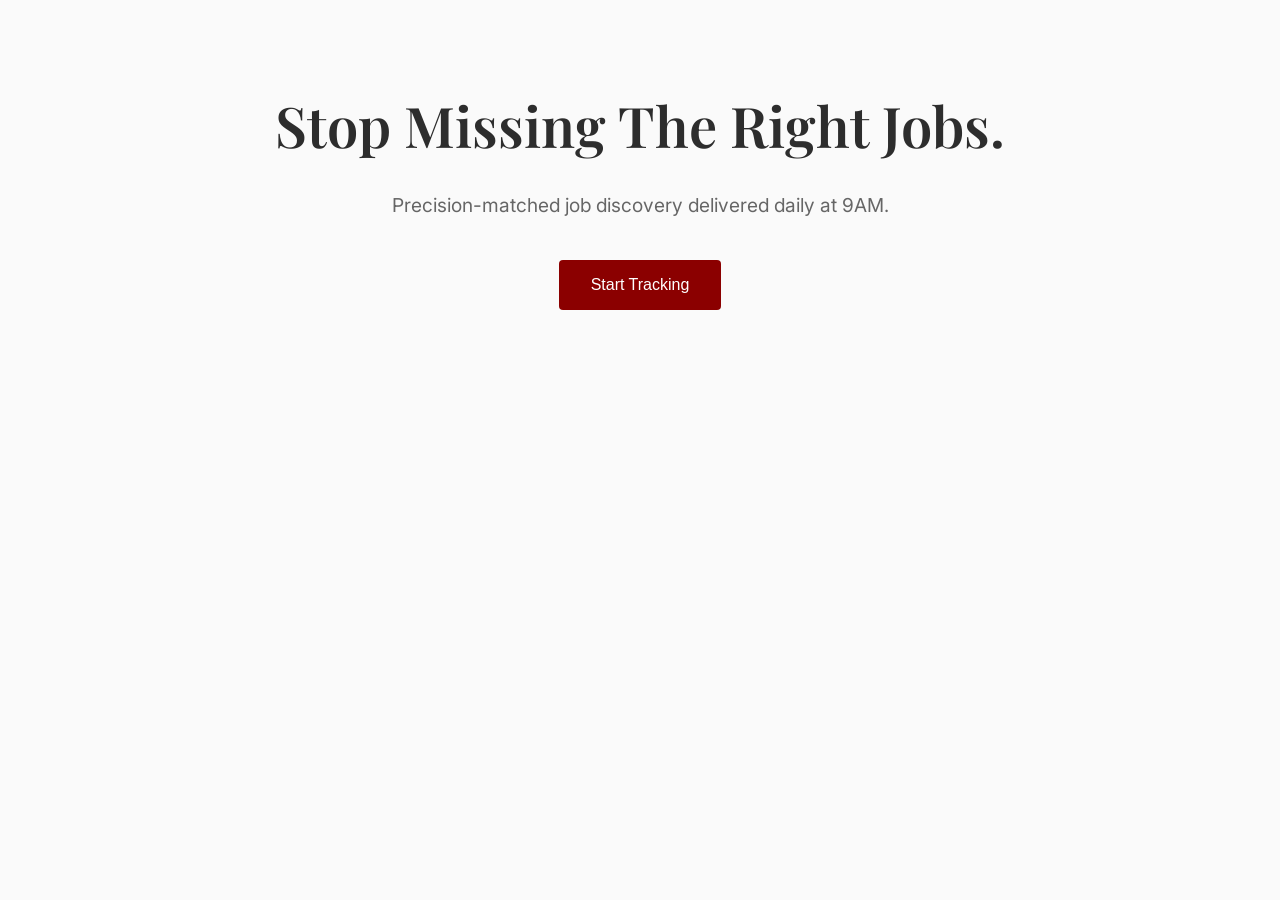
<file: 2.html>
<!DOCTYPE html>
<html lang="en">
<head>
    <meta charset="UTF-8">
    <meta name="viewport" content="width=device-width, initial-scale=1.0">
    <title>Job Notification Tracker | KodNest Premium</title>
    <link rel="preconnect" href="https://fonts.googleapis.com">
    <link rel="preconnect" href="https://fonts.gstatic.com" crossorigin>
    <link href="https://fonts.googleapis.com/css2?family=Playfair+Display:wght@600&family=Inter:wght@300;400;500&display=swap" rel="stylesheet">
    <style>
        :root {
            --bg-color: #FAFAFA; /* Off-white */
            --accent-red: #8B0000; /* Deep red */
            --text-main: #2D2D2D;
            --text-muted: #666666;
            --nav-height: 70px;
        }

        * {
            box-sizing: border-box;
            margin: 0;
            padding: 0;
        }

        body {
            font-family: 'Inter', sans-serif;
            background-color: var(--bg-color);
            color: var(--text-main);
            line-height: 1.6;
            overflow-x: hidden;
        }

        h1, h2, h3 {
            font-family: 'Playfair Display', serif;
            font-weight: 600;
        }

        /* Navigation */
        nav {
            height: var(--nav-height);
            display: flex;
            justify-content: center;
            align-items: center;
            background: white;
            border-bottom: 1px solid #EEE;
            position: sticky;
            top: 0;
            z-index: 100;
        }

        nav a {
            margin: 0 20px;
            text-decoration: none;
            color: var(--text-muted);
            font-size: 0.9rem;
            font-weight: 500;
            letter-spacing: 0.5px;
            transition: color 0.3s ease;
        }

        nav a:hover, nav a.active {
            color: var(--accent-red);
        }

        /* Layout Containers */
        .container {
            max-width: 900px;
            margin: 0 auto;
            padding: 80px 20px;
            text-align: center;
        }

        .view { display: none; }
        .view.active { display: block; }

        /* Landing Page */
        .hero h1 {
            font-size: 3.5rem;
            margin-bottom: 20px;
            color: var(--text-main);
        }

        .hero p {
            font-size: 1.2rem;
            color: var(--text-muted);
            margin-bottom: 40px;
        }

        /* Buttons */
        .btn {
            background-color: var(--accent-red);
            color: white;
            padding: 16px 32px;
            border: none;
            border-radius: 4px;
            font-size: 1rem;
            cursor: pointer;
            text-decoration: none;
            transition: transform 0.2s ease, opacity 0.3s ease;
        }

        .btn:hover {
            opacity: 0.9;
            transform: translateY(-1px);
        }

        /* Settings Form */
        .settings-grid {
            text-align: left;
            display: grid;
            grid-template-columns: 1fr 1fr;
            gap: 30px;
            margin-top: 40px;
        }

        .form-group {
            display: flex;
            flex-direction: column;
        }

        label {
            font-size: 0.8rem;
            text-transform: uppercase;
            letter-spacing: 1px;
            margin-bottom: 8px;
            color: var(--text-muted);
        }

        input, select {
            padding: 12px;
            border: 1px solid #DDD;
            border-radius: 4px;
            background: white;
            font-family: inherit;
        }

        /* Empty States */
        .empty-state {
            padding: 100px 0;
            opacity: 0.6;
        }

        .empty-state i {
            display: block;
            margin-bottom: 20px;
            font-size: 2rem;
        }
    </style>
</head>
<body>

    <nav id="top-nav" style="display: none;">
        <a href="#dashboard" onclick="route('dashboard')">Dashboard</a>
        <a href="#saved" onclick="route('saved')">Saved</a>
        <a href="#digest" onclick="route('digest')">Digest</a>
        <a href="#settings" onclick="route('settings')">Settings</a>
        <a href="#proof" onclick="route('proof')">Proof</a>
    </nav>

    <section id="landing" class="view active">
        <div class="container hero">
            <h1>Stop Missing The Right Jobs.</h1>
            <p>Precision-matched job discovery delivered daily at 9AM.</p>
            <button class="btn" onclick="route('settings')">Start Tracking</button>
        </div>
    </section>

    <section id="dashboard" class="view">
        <div class="container">
            <h2>Your Feed</h2>
            <div class="empty-state">
                <p>No jobs yet. In the next step, you will load a realistic dataset.</p>
            </div>
        </div>
    </section>

    <section id="settings" class="view">
        <div class="container">
            <h2>Preferences</h2>
            <div class="settings-grid">
                <div class="form-group">
                    <label>Role Keywords</label>
                    <input type="text" placeholder="e.g. Product Designer, Frontend Engineer">
                </div>
                <div class="form-group">
                    <label>Preferred Locations</label>
                    <input type="text" placeholder="e.g. New York, London, Remote">
                </div>
                <div class="form-group">
                    <label>Mode</label>
                    <select>
                        <option>Remote</option>
                        <option>Hybrid</option>
                        <option>Onsite</option>
                    </select>
                </div>
                <div class="form-group">
                    <label>Experience Level</label>
                    <select>
                        <option>Junior</option>
                        <option>Mid-level</option>
                        <option>Senior/Lead</option>
                    </select>
                </div>
            </div>
            <div style="margin-top: 40px;">
                <button class="btn" onclick="route('dashboard')">Save Preferences</button>
            </div>
        </div>
    </section>

    <section id="saved" class="view">
        <div class="container">
            <h2>Saved Opportunities</h2>
            <div class="empty-state">
                <p>Your bookmarked jobs will appear here.</p>
            </div>
        </div>
    </section>

    <section id="digest" class="view">
        <div class="container">
            <h2>Daily Digest</h2>
            <div class="empty-state">
                <p>Your curated morning report is being prepared.</p>
            </div>
        </div>
    </section>

    <section id="proof" class="view">
        <div class="container">
            <h2>Proof of Concept</h2>
            <div style="border: 1px dashed #CCC; padding: 40px; margin-top: 20px;">
                <p style="color: #999;">Artifact collection placeholder.</p>
            </div>
        </div>
    </section>

    <script>
        function route(path) {
            // Hide all views
            document.querySelectorAll('.view').forEach(v => v.classList.remove('active'));
            
            // Show target view
            const target = document.getElementById(path);
            if (target) target.classList.add('active');

            // Toggle Nav visibility (hide only on landing)
            const nav = document.getElementById('top-nav');
            nav.style.display = (path === 'landing') ? 'none' : 'flex';

            // Update active link styles
            document.querySelectorAll('nav a').forEach(a => {
                a.classList.remove('active');
                if(a.getAttribute('href') === '#' + path) a.classList.add('active');
            });

            window.scrollTo(0, 0);
        }

        // Handle initial load
        window.addEventListener('load', () => {
            const hash = window.location.hash.replace('#', '');
            if (hash) route(hash);
        });
    </script>
</body>
</html>
</file>
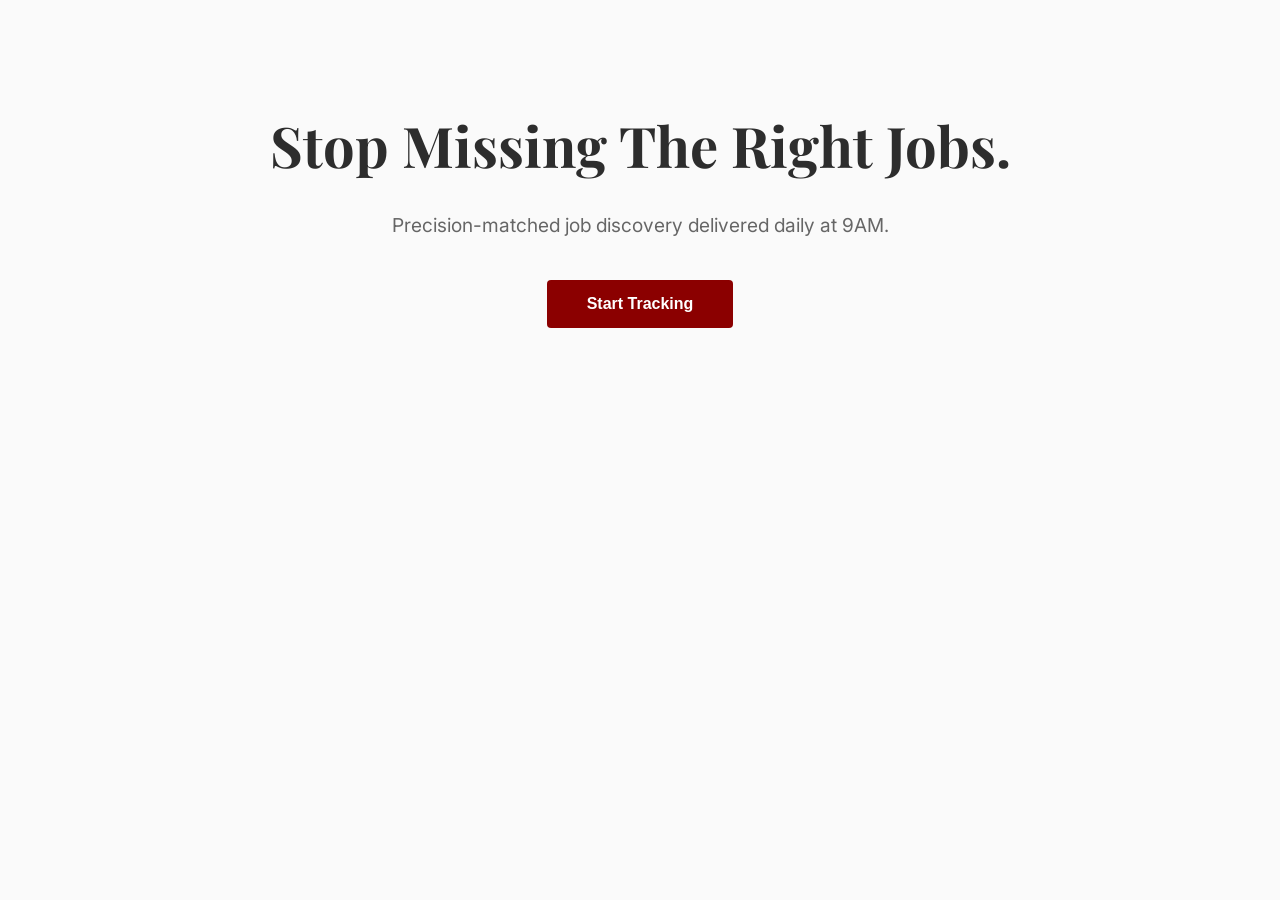
<file: 3.html>
<!DOCTYPE html>
<html lang="en">
<head>
    <meta charset="UTF-8">
    <meta name="viewport" content="width=device-width, initial-scale=1.0">
    <title>Job Notification Tracker | KodNest Premium</title>
    <link rel="preconnect" href="https://fonts.googleapis.com">
    <link rel="preconnect" href="https://fonts.gstatic.com" crossorigin>
    <link href="https://fonts.googleapis.com/css2?family=Playfair+Display:wght@600&family=Inter:wght@300;400;500;600&display=swap" rel="stylesheet">
    <style>
        :root {
            --bg-color: #FAFAFA;
            --accent-red: #8B0000;
            --text-main: #2D2D2D;
            --text-muted: #666666;
            --card-bg: #FFFFFF;
            --border-color: #EAEAEA;
            --nav-height: 70px;
        }

        * { box-sizing: border-box; margin: 0; padding: 0; }
        body { font-family: 'Inter', sans-serif; background-color: var(--bg-color); color: var(--text-main); line-height: 1.6; }
        h1, h2, h3 { font-family: 'Playfair Display', serif; }

        /* Navigation */
        nav { height: var(--nav-height); display: flex; justify-content: center; align-items: center; background: white; border-bottom: 1px solid var(--border-color); position: sticky; top: 0; z-index: 1000; }
        nav a { margin: 0 15px; text-decoration: none; color: var(--text-muted); font-size: 0.85rem; font-weight: 500; text-transform: uppercase; letter-spacing: 1px; transition: 0.3s; }
        nav a:hover, nav a.active { color: var(--accent-red); }

        .container { max-width: 1100px; margin: 0 auto; padding: 40px 20px; }
        .view { display: none; }
        .view.active { display: block; }

        /* Filter Bar */
        .filter-bar { display: flex; flex-wrap: wrap; gap: 10px; margin-bottom: 30px; background: white; padding: 20px; border-radius: 8px; border: 1px solid var(--border-color); }
        .filter-bar select, .filter-bar input { padding: 10px; border: 1px solid #DDD; border-radius: 4px; font-family: inherit; font-size: 0.9rem; flex: 1; min-width: 150px; }

        /* Job Cards */
        .job-grid { display: grid; grid-template-columns: repeat(auto-fill, minmax(320px, 1fr)); gap: 20px; }
        .job-card { background: var(--card-bg); border: 1px solid var(--border-color); border-radius: 8px; padding: 24px; text-align: left; transition: transform 0.2s; position: relative; }
        .job-card:hover { transform: translateY(-4px); box-shadow: 0 10px 20px rgba(0,0,0,0.05); }
        
        .job-card .source-badge { position: absolute; top: 20px; right: 20px; font-size: 0.7rem; background: #F0F0F0; padding: 2px 8px; border-radius: 10px; color: var(--text-muted); }
        .job-card h3 { margin-bottom: 5px; font-size: 1.2rem; color: var(--text-main); }
        .job-card .company { color: var(--accent-red); font-weight: 600; font-size: 0.9rem; margin-bottom: 15px; }
        .job-card .meta { font-size: 0.85rem; color: var(--text-muted); margin-bottom: 5px; display: flex; align-items: center; gap: 10px; }
        .job-card .salary { font-weight: 600; color: #2D2D2D; margin-top: 10px; font-size: 0.9rem; }
        
        .card-actions { margin-top: 20px; display: flex; gap: 10px; }
        .btn-small { padding: 8px 16px; border-radius: 4px; border: 1px solid var(--accent-red); cursor: pointer; font-size: 0.8rem; font-weight: 600; transition: 0.2s; background: transparent; color: var(--accent-red); }
        .btn-primary { background: var(--accent-red); color: white; border: none; }
        .btn-primary:hover { opacity: 0.9; }

        /* Modal */
        #modal-overlay { position: fixed; top: 0; left: 0; width: 100%; height: 100%; background: rgba(0,0,0,0.5); display: none; justify-content: center; align-items: center; z-index: 2000; }
        .modal { background: white; padding: 40px; border-radius: 8px; max-width: 600px; width: 90%; position: relative; }
        .close-modal { position: absolute; top: 20px; right: 20px; cursor: pointer; font-size: 1.5rem; }

        .empty-state { text-align: center; padding: 100px 0; opacity: 0.5; font-family: 'Playfair Display', serif; font-size: 1.5rem; }
    </style>
</head>
<body>

    <nav id="top-nav" style="display: none;">
        <a href="#dashboard" onclick="route('dashboard')">Dashboard</a>
        <a href="#saved" onclick="route('saved')">Saved</a>
        <a href="#digest" onclick="route('digest')">Digest</a>
        <a href="#settings" onclick="route('settings')">Settings</a>
        <a href="#proof" onclick="route('proof')">Proof</a>
    </nav>

    <section id="landing" class="view active">
        <div class="container" style="text-align: center; padding-top: 100px;">
            <h1 style="font-size: 3.5rem; margin-bottom: 20px;">Stop Missing The Right Jobs.</h1>
            <p style="font-size: 1.2rem; color: var(--text-muted); margin-bottom: 40px;">Precision-matched job discovery delivered daily at 9AM.</p>
            <button class="btn-primary btn-small" style="padding: 15px 40px; font-size: 1rem;" onclick="route('settings')">Start Tracking</button>
        </div>
    </section>

    <section id="dashboard" class="view">
        <div class="container">
            <h2 style="margin-bottom: 30px;">Available Opportunities</h2>
            <div class="filter-bar">
                <input type="text" id="search" placeholder="Search keywords or company...">
                <select id="f-location"><option value="">Location</option><option>Bengaluru</option><option>Hyderabad</option><option>Pune</option><option>Remote</option></select>
                <select id="f-mode"><option value="">Mode</option><option>Remote</option><option>Hybrid</option><option>Onsite</option></select>
                <select id="f-exp"><option value="">Experience</option><option>Fresher</option><option>0-1 Years</option><option>1-3 Years</option></select>
                <select id="f-source"><option value="">Source</option><option>LinkedIn</option><option>Naukri</option><option>Indeed</option></select>
            </div>
            <div id="job-feed" class="job-grid"></div>
        </div>
    </section>

    <section id="saved" class="view">
        <div class="container">
            <h2 style="margin-bottom: 30px;">Saved for Later</h2>
            <div id="saved-feed" class="job-grid"></div>
        </div>
    </section>

    <section id="settings" class="view"><div class="container"><h2>Settings</h2><p>Preference fields here...</p></div></section>
    <section id="digest" class="view"><div class="container"><div class="empty-state">Your morning digest arrives at 9:00 AM.</div></div></section>
    <section id="proof" class="view"><div class="container"><h2>Proof of Concept</h2><div style="border: 2px dashed #DDD; padding: 50px; color: #AAA;">Artifact Repository</div></div></section>

    <div id="modal-overlay">
        <div class="modal" id="job-modal">
            <span class="close-modal" onclick="closeModal()">&times;</span>
            <div id="modal-content"></div>
        </div>
    </div>

    <script>
        // 1. Dataset Generation (60 Realistic Indian Tech Jobs)
        const companies = ["Razorpay", "Zoho", "TCS", "Infosys", "Juspay", "PhonePe", "CRED", "Swiggy", "Accenture", "Freshworks", "Oracle", "Paytm"];
        const titles = ["SDE Intern", "Graduate Engineer Trainee", "Junior Backend Developer", "Frontend Intern", "QA Analyst", "Data Analyst Intern", "Java Developer", "Python Developer", "React Developer"];
        const locs = ["Bengaluru", "Hyderabad", "Pune", "Chennai", "Remote"];
        const modes = ["Remote", "Hybrid", "Onsite"];
        const exps = ["Fresher", "0-1", "1-3", "3-5"];
        const sources = ["LinkedIn", "Naukri", "Indeed"];
        const salaries = ["₹15k–₹40k/month", "3–5 LPA", "6–10 LPA", "12–18 LPA"];

        const jobs = Array.from({ length: 60 }, (_, i) => ({
            id: i + 1,
            title: titles[Math.floor(Math.random() * titles.length)],
            company: companies[Math.floor(Math.random() * companies.length)],
            location: locs[Math.floor(Math.random() * locs.length)],
            mode: modes[Math.floor(Math.random() * modes.length)],
            experience: exps[Math.floor(Math.random() * exps.length)],
            skills: ["JavaScript", "Problem Solving", "Teamwork"],
            source: sources[Math.floor(Math.random() * sources.length)],
            postedDaysAgo: Math.floor(Math.random() * 11),
            salaryRange: salaries[Math.floor(Math.random() * salaries.length)],
            applyUrl: "https://example.com/apply",
            description: "Join our fast-paced engineering team to build scalable solutions. You will work closely with senior mentors to deploy high-impact features using modern tech stacks. Ideal for proactive learners looking to grow in the Indian fintech/SaaS ecosystem."
        }));

        // 2. Routing Logic
        function route(path) {
            document.querySelectorAll('.view').forEach(v => v.classList.remove('active'));
            document.getElementById(path).classList.add('active');
            document.getElementById('top-nav').style.display = (path === 'landing') ? 'none' : 'flex';
            if(path === 'dashboard') renderJobs(jobs, 'job-feed');
            if(path === 'saved') renderSaved();
        }

        // 3. Rendering Logic
        function renderJobs(data, containerId) {
            const container = document.getElementById(containerId);
            container.innerHTML = data.length ? '' : '<div class="empty-state">No jobs found matching your criteria.</div>';
            
            data.forEach(job => {
                const card = document.createElement('div');
                card.className = 'job-card';
                card.innerHTML = `
                    <span class="source-badge">${job.source}</span>
                    <h3>${job.title}</h3>
                    <p class="company">${job.company}</p>
                    <div class="meta">📍 ${job.location} • ${job.mode}</div>
                    <div class="meta">💼 ${job.experience} Years Exp</div>
                    <div class="salary">${job.salaryRange}</div>
                    <div class="meta" style="margin-top:10px">${job.postedDaysAgo === 0 ? 'Posted today' : job.postedDaysAgo + ' days ago'}</div>
                    <div class="card-actions">
                        <button class="btn-small" onclick="viewJob(${job.id})">View</button>
                        <button class="btn-small" onclick="saveJob(${job.id})">Save</button>
                        <button class="btn-small btn-primary" onclick="window.open('${job.applyUrl}', '_blank')">Apply Now</button>
                    </div>
                `;
                container.appendChild(card);
            });
        }

        // 4. Persistence (Local Storage)
        function saveJob(id) {
            let saved = JSON.parse(localStorage.getItem('savedJobs') || '[]');
            if (!saved.includes(id)) {
                saved.push(id);
                localStorage.setItem('savedJobs', JSON.stringify(saved));
                alert('Job saved to your profile.');
            }
        }

        function renderSaved() {
            const savedIds = JSON.parse(localStorage.getItem('savedJobs') || '[]');
            const savedData = jobs.filter(j => savedIds.includes(j.id));
            renderJobs(savedData, 'saved-feed');
        }

        // 5. Modal & Details
        function viewJob(id) {
            const job = jobs.find(j => j.id === id);
            const content = document.getElementById('modal-content');
            content.innerHTML = `
                <h2 style="margin-bottom:10px">${job.title}</h2>
                <h4 style="color:var(--accent-red); margin-bottom:20px">${job.company}</h4>
                <p><strong>Required Skills:</strong> ${job.skills.join(', ')}</p>
                <p style="margin-top:20px">${job.description}</p>
            `;
            document.getElementById('modal-overlay').style.display = 'flex';
        }

        function closeModal() { document.getElementById('modal-overlay').style.display = 'none'; }
    </script>
</body>
</html>
</file>
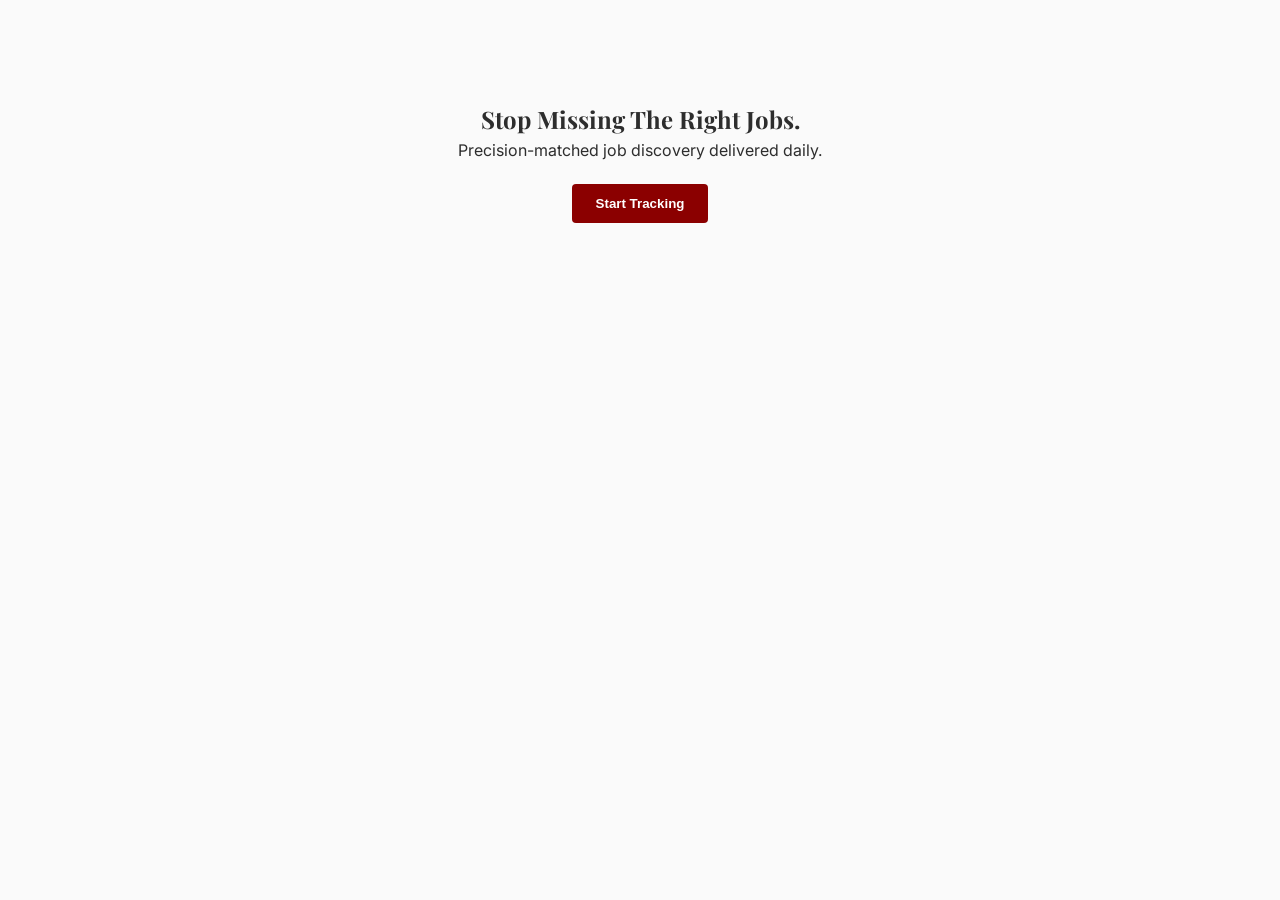
<file: 4.html>
<!DOCTYPE html>
<html lang="en">
<head>
    <meta charset="UTF-8">
    <meta name="viewport" content="width=device-width, initial-scale=1.0">
    <title>Job Notification Tracker | KodNest Premium</title>
    <link rel="preconnect" href="https://fonts.googleapis.com">
    <link rel="preconnect" href="https://fonts.gstatic.com" crossorigin>
    <link href="https://fonts.googleapis.com/css2?family=Playfair+Display:wght@600&family=Inter:wght@300;400;500;600&display=swap" rel="stylesheet">
    <style>
        :root {
            --bg-color: #FAFAFA; --accent-red: #8B0000; --text-main: #2D2D2D;
            --text-muted: #666666; --card-bg: #FFFFFF; --border-color: #EAEAEA;
            --score-green: #27ae60; --score-amber: #f39c12; --score-grey: #bdc3c7;
        }
        * { box-sizing: border-box; margin: 0; padding: 0; }
        body { font-family: 'Inter', sans-serif; background-color: var(--bg-color); color: var(--text-main); line-height: 1.6; }
        h1, h2, h3 { font-family: 'Playfair Display', serif; }
        nav { height: 70px; display: flex; justify-content: center; align-items: center; background: white; border-bottom: 1px solid var(--border-color); position: sticky; top: 0; z-index: 1000; }
        nav a { margin: 0 15px; text-decoration: none; color: var(--text-muted); font-size: 0.85rem; font-weight: 500; text-transform: uppercase; letter-spacing: 1px; }
        nav a.active { color: var(--accent-red); border-bottom: 2px solid var(--accent-red); }
        .container { max-width: 1100px; margin: 0 auto; padding: 40px 20px; }
        .view { display: none; } .view.active { display: block; }
        
        /* Preferences & Dashboard UI */
        .banner { background: #fff3f3; color: var(--accent-red); padding: 15px; border-radius: 8px; margin-bottom: 20px; text-align: center; font-weight: 500; border: 1px solid #ffcccc; }
        .filter-bar { display: flex; flex-wrap: wrap; gap: 10px; margin-bottom: 20px; background: white; padding: 20px; border-radius: 8px; border: 1px solid var(--border-color); align-items: center; }
        .filter-bar input, .filter-bar select { padding: 10px; border: 1px solid #DDD; border-radius: 4px; flex: 1; min-width: 140px; }
        .job-grid { display: grid; grid-template-columns: repeat(auto-fill, minmax(320px, 1fr)); gap: 20px; }
        .job-card { background: var(--card-bg); border: 1px solid var(--border-color); border-radius: 8px; padding: 24px; position: relative; transition: 0.2s; }
        .score-badge { position: absolute; top: 20px; right: 20px; padding: 4px 10px; border-radius: 20px; color: white; font-size: 0.75rem; font-weight: 700; }
        .settings-form { background: white; padding: 30px; border-radius: 8px; border: 1px solid var(--border-color); display: grid; grid-template-columns: 1fr 1fr; gap: 20px; text-align: left; }
        .form-group { display: flex; flex-direction: column; }
        .form-group label { font-size: 0.8rem; font-weight: 600; margin-bottom: 8px; color: var(--text-muted); }
        .full-width { grid-column: span 2; }
        .btn-primary { background: var(--accent-red); color: white; padding: 12px 24px; border: none; border-radius: 4px; cursor: pointer; font-weight: 600; }
    </style>
</head>
<body>

    <nav id="top-nav" style="display: none;">
        <a href="#dashboard" onclick="route('dashboard')">Dashboard</a>
        <a href="#saved" onclick="route('saved')">Saved</a>
        <a href="#digest" onclick="route('digest')">Digest</a>
        <a href="#settings" onclick="route('settings')">Settings</a>
        <a href="#proof" onclick="route('proof')">Proof</a>
    </nav>

    <section id="landing" class="view active">
        <div class="container" style="text-align: center; padding-top: 100px;">
            <h1>Stop Missing The Right Jobs.</h1>
            <p>Precision-matched job discovery delivered daily.</p>
            <button class="btn-primary" onclick="route('settings')" style="margin-top:20px">Start Tracking</button>
        </div>
    </section>

    <section id="dashboard" class="view">
        <div class="container">
            <div id="pref-banner" class="banner" style="display:none;">Set your preferences to activate intelligent matching.</div>
            <div class="filter-bar">
                <input type="text" id="q-search" placeholder="Search keywords..." oninput="applyFilters()">
                <select id="q-loc" onchange="applyFilters()"><option value="">All Locations</option></select>
                <select id="q-sort" onchange="applyFilters()"><option value="latest">Latest</option><option value="score">Match Score</option></select>
                <label style="font-size:0.8rem;"><input type="checkbox" id="q-match-only" onchange="applyFilters()"> Show only matches</label>
            </div>
            <div id="job-feed" class="job-grid"></div>
        </div>
    </section>

    <section id="settings" class="view">
        <div class="container">
            <h2 style="margin-bottom:20px;">Matching Preferences</h2>
            <form class="settings-form" onsubmit="savePreferences(event)">
                <div class="form-group"><label>Role Keywords (e.g. SDE, React)</label><input type="text" id="p-roles"></div>
                <div class="form-group"><label>Skills (e.g. Java, Python)</label><input type="text" id="p-skills"></div>
                <div class="form-group"><label>Location</label><select id="p-loc" multiple><option>Bengaluru</option><option>Hyderabad</option><option>Pune</option><option>Remote</option></select></div>
                <div class="form-group"><label>Experience</label><select id="p-exp"><option>Fresher</option><option>0-1</option><option>1-3</option><option>3-5</option></select></div>
                <div class="form-group"><label>Work Mode</label><div><input type="checkbox" value="Remote" class="p-mode"> Remote <input type="checkbox" value="Hybrid" class="p-mode"> Hybrid</div></div>
                <div class="form-group"><label>Min Match Score (<span id="score-val">40</span>)</label><input type="range" id="p-threshold" min="0" max="100" value="40" oninput="document.getElementById('score-val').innerText=this.value"></div>
                <button type="submit" class="btn-primary full-width">Save & Apply Matches</button>
            </form>
        </div>
    </section>

    <section id="saved" class="view"><div class="container"><h2>Saved Jobs</h2><div id="saved-feed" class="job-grid"></div></div></section>
    <section id="digest" class="view"><div class="container"><h2>Daily Digest</h2><div class="banner">9:00 AM Curation Pipeline Active.</div></div></section>
    <section id="proof" class="view"><div class="container"><h2>Proof</h2><div style="border:1px dashed #ccc; padding:50px;">Artifacts</div></div></section>

    <script>
        // DATASET (Same as before but normalized)
        const companies = ["Razorpay", "Zoho", "TCS", "Infosys", "Juspay", "PhonePe", "CRED", "Swiggy"];
        const titles = ["SDE Intern", "Graduate Engineer Trainee", "Junior Backend Developer", "Frontend Intern", "Java Developer", "React Developer"];
        const locations = ["Bengaluru", "Hyderabad", "Pune", "Remote"];
        
        const rawJobs = Array.from({ length: 60 }, (_, i) => ({
            id: i + 1,
            title: titles[Math.floor(Math.random() * titles.length)],
            company: companies[Math.floor(Math.random() * companies.length)],
            location: locations[Math.floor(Math.random() * locations.length)],
            mode: ["Remote", "Hybrid", "Onsite"][Math.floor(Math.random() * 3)],
            experience: ["Fresher", "0-1", "1-3", "3-5"][Math.floor(Math.random() * 4)],
            skills: ["Java", "React", "Python", "JavaScript", "SQL"].slice(0, Math.floor(Math.random() * 3) + 1),
            source: ["LinkedIn", "Naukri", "Indeed"][Math.floor(Math.random() * 3)],
            postedDaysAgo: Math.floor(Math.random() * 11),
            salaryRange: "6–10 LPA",
            applyUrl: "#",
            description: "Exciting opportunity for a " + titles[i%titles.length] + " to join our growing team."
        }));

        // 1. PREFERENCES LOGIC
        function savePreferences(e) {
            e.preventDefault();
            const prefs = {
                roleKeywords: document.getElementById('p-roles').value.split(',').map(s => s.trim().toLowerCase()),
                skills: document.getElementById('p-skills').value.split(',').map(s => s.trim().toLowerCase()),
                locations: Array.from(document.getElementById('p-loc').selectedOptions).map(o => o.value),
                modes: Array.from(document.querySelectorAll('.p-mode:checked')).map(c => c.value),
                exp: document.getElementById('p-exp').value,
                threshold: parseInt(document.getElementById('p-threshold').value)
            };
            localStorage.setItem('jobTrackerPreferences', JSON.stringify(prefs));
            route('dashboard');
        }

        function loadPreferences() {
            const saved = JSON.parse(localStorage.getItem('jobTrackerPreferences'));
            if (saved) {
                document.getElementById('p-roles').value = saved.roleKeywords.join(', ');
                document.getElementById('p-skills').value = saved.skills.join(', ');
                document.getElementById('p-threshold').value = saved.threshold;
                document.getElementById('score-val').innerText = saved.threshold;
                document.getElementById('pref-banner').style.display = 'none';
                return saved;
            }
            document.getElementById('pref-banner').style.display = 'block';
            return null;
        }

        // 2. MATCH SCORE ENGINE
        function calculateScore(job, prefs) {
            if (!prefs) return 0;
            let score = 0;
            
            // Title & Description (+25, +15)
            if (prefs.roleKeywords.some(kw => job.title.toLowerCase().includes(kw))) score += 25;
            if (prefs.roleKeywords.some(kw => job.description.toLowerCase().includes(kw))) score += 15;
            
            // Location (+15)
            if (prefs.locations.includes(job.location)) score += 15;
            
            // Mode (+10)
            if (prefs.modes.includes(job.mode)) score += 10;
            
            // Experience (+10)
            if (job.experience === prefs.exp) score += 10;
            
            // Skills Overlap (+15)
            const jobSkills = job.skills.map(s => s.toLowerCase());
            if (prefs.skills.some(sk => jobSkills.includes(sk))) score += 15;
            
            // Recency & Source (+5, +5)
            if (job.postedDaysAgo <= 2) score += 5;
            if (job.source === 'LinkedIn') score += 5;

            return Math.min(score, 100);
        }

        // 3 & 4. FILTERING & RENDERING
        function applyFilters() {
            const prefs = loadPreferences();
            const searchTerm = document.getElementById('q-search').value.toLowerCase();
            const sortVal = document.getElementById('q-sort').value;
            const matchOnly = document.getElementById('q-match-only').checked;

            let processed = rawJobs.map(j => ({ ...j, matchScore: calculateScore(j, prefs) }));

            // Apply Filters (AND behavior)
            processed = processed.filter(j => {
                const matchesSearch = j.title.toLowerCase().includes(searchTerm) || j.company.toLowerCase().includes(searchTerm);
                const matchesThreshold = matchOnly ? (j.matchScore >= (prefs?.threshold || 0)) : true;
                return matchesSearch && matchesThreshold;
            });

            // Sorting
            if (sortVal === 'score') processed.sort((a, b) => b.matchScore - a.matchScore);
            else processed.sort((a, b) => a.postedDaysAgo - b.postedDaysAgo);

            renderGrid(processed, 'job-feed');
        }

        function renderGrid(data, containerId) {
            const container = document.getElementById(containerId);
            container.innerHTML = data.length ? '' : '<div class="banner">No roles match your criteria. Adjust filters or lower threshold.</div>';
            
            data.forEach(job => {
                const color = job.matchScore >= 80 ? 'var(--score-green)' : job.matchScore >= 60 ? 'var(--score-amber)' : 'var(--score-grey)';
                const card = document.createElement('div');
                card.className = 'job-card';
                card.innerHTML = `
                    <div class="score-badge" style="background:${color}">${job.matchScore}% Match</div>
                    <h3>${job.title}</h3>
                    <p style="color:var(--accent-red); font-weight:600">${job.company}</p>
                    <p style="font-size:0.85rem; color:var(--text-muted)">${job.location} • ${job.mode} • ${job.experience} Exp</p>
                    <p style="font-size:0.9rem; margin-top:10px">${job.salaryRange} • ${job.source}</p>
                    <div style="margin-top:15px"><button class="btn-primary" style="padding:5px 15px; font-size:0.8rem">Apply</button></div>
                `;
                container.appendChild(card);
            });
        }

        function route(path) {
            document.querySelectorAll('.view').forEach(v => v.classList.remove('active'));
            document.getElementById(path).classList.add('active');
            document.getElementById('top-nav').style.display = (path === 'landing') ? 'none' : 'flex';
            if (path === 'dashboard') applyFilters();
        }

        window.onload = () => {
            const locSelect = document.getElementById('q-loc');
            locations.forEach(l => locSelect.add(new Option(l, l)));
            loadPreferences();
        };
    </script>
</body>
</html>
</file>
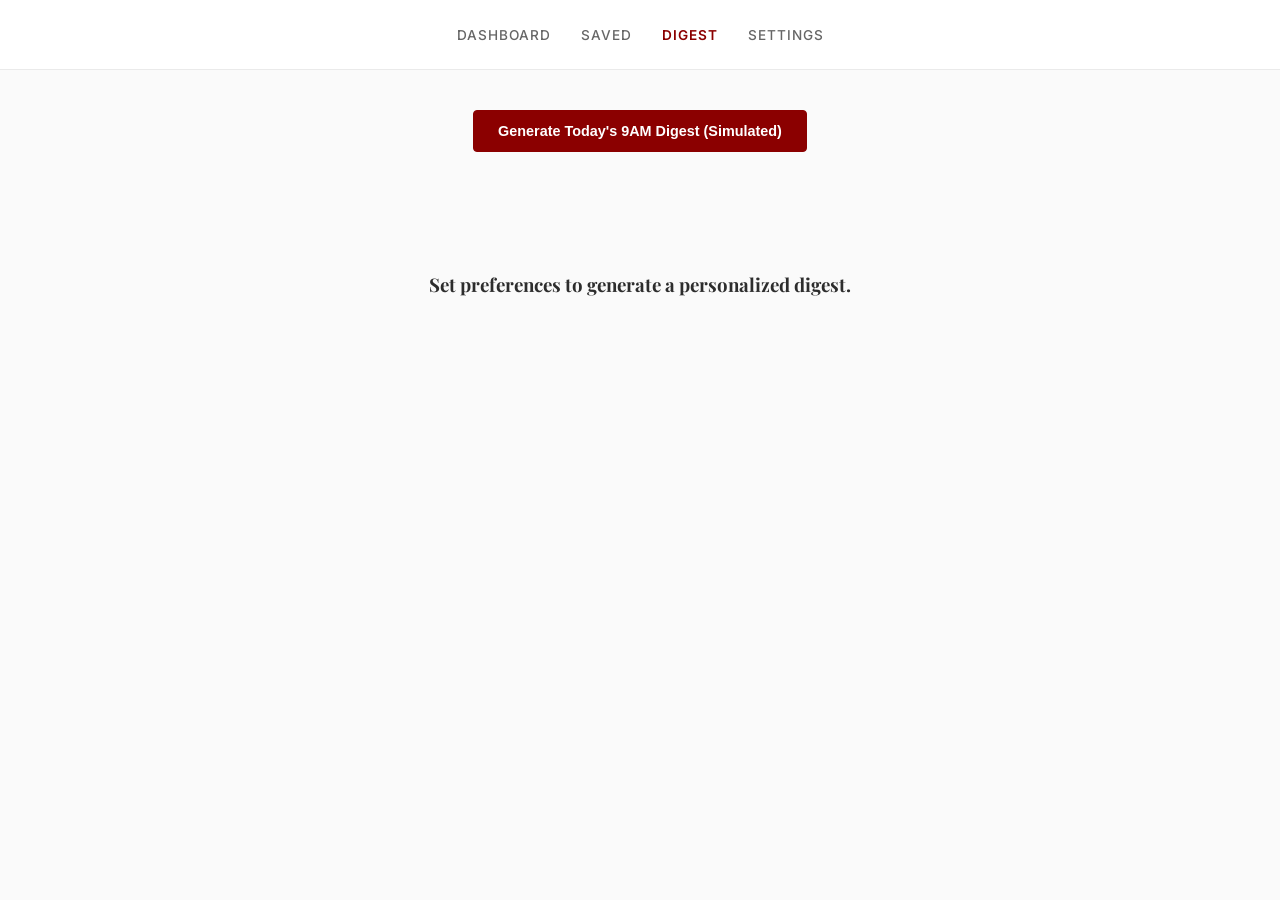
<file: 5.html>
<!DOCTYPE html>
<html lang="en">
<head>
    <meta charset="UTF-8">
    <meta name="viewport" content="width=device-width, initial-scale=1.0">
    <title>Job Notification Tracker | Daily Digest</title>
    <link rel="preconnect" href="https://fonts.googleapis.com">
    <link rel="preconnect" href="https://fonts.gstatic.com" crossorigin>
    <link href="https://fonts.googleapis.com/css2?family=Playfair+Display:wght@600&family=Inter:wght@300;400;500;600&display=swap" rel="stylesheet">
    <style>
        :root {
            --bg-color: #FAFAFA; --accent-red: #8B0000; --text-main: #2D2D2D;
            --text-muted: #666666; --card-bg: #FFFFFF; --border-color: #EAEAEA;
        }
        * { box-sizing: border-box; margin: 0; padding: 0; }
        body { font-family: 'Inter', sans-serif; background-color: var(--bg-color); color: var(--text-main); }
        h1, h2, h3 { font-family: 'Playfair Display', serif; }
        nav { height: 70px; display: flex; justify-content: center; align-items: center; background: white; border-bottom: 1px solid var(--border-color); position: sticky; top: 0; z-index: 1000; }
        nav a { margin: 0 15px; text-decoration: none; color: var(--text-muted); font-size: 0.85rem; font-weight: 500; text-transform: uppercase; letter-spacing: 1px; }
        nav a.active { color: var(--accent-red); font-weight: 600; }
        .container { max-width: 800px; margin: 0 auto; padding: 40px 20px; }
        .view { display: none; } .view.active { display: block; }
        
        /* Digest Email-Style UI */
        .digest-container { background: white; border: 1px solid var(--border-color); border-radius: 4px; padding: 40px; text-align: left; box-shadow: 0 4px 12px rgba(0,0,0,0.02); }
        .digest-header { border-bottom: 2px solid var(--accent-red); margin-bottom: 30px; padding-bottom: 20px; text-align: center; }
        .digest-item { padding: 20px 0; border-bottom: 1px solid #f0f0f0; display: flex; justify-content: space-between; align-items: center; }
        .digest-item:last-child { border-bottom: none; }
        .digest-footer { margin-top: 30px; font-size: 0.8rem; color: #999; text-align: center; font-style: italic; }
        
        .btn-group { display: flex; gap: 10px; justify-content: center; margin-bottom: 20px; }
        .btn { padding: 12px 24px; border-radius: 4px; cursor: pointer; font-weight: 600; font-size: 0.9rem; transition: 0.2s; border: 1px solid var(--accent-red); }
        .btn-primary { background: var(--accent-red); color: white; }
        .btn-outline { background: transparent; color: var(--accent-red); }
        .sim-note { font-size: 0.7rem; color: #BBB; text-align: center; margin-top: 20px; text-transform: uppercase; letter-spacing: 1px; }
        .badge { background: #f0f0f0; padding: 2px 8px; border-radius: 4px; font-size: 0.75rem; font-weight: 600; }
    </style>
</head>
<body>

    <nav id="top-nav">
        <a href="#dashboard" onclick="route('dashboard')">Dashboard</a>
        <a href="#saved" onclick="route('saved')">Saved</a>
        <a href="#digest" onclick="route('digest')" class="active">Digest</a>
        <a href="#settings" onclick="route('settings')">Settings</a>
    </nav>

    <section id="digest" class="view active">
        <div class="container">
            <div id="digest-actions" class="btn-group">
                <button class="btn btn-primary" onclick="generateDigest()">Generate Today's 9AM Digest (Simulated)</button>
            </div>
            
            <div id="digest-output" style="display:none;">
                <div class="btn-group">
                    <button class="btn btn-outline" onclick="copyDigest()">Copy to Clipboard</button>
                    <button class="btn btn-outline" onclick="emailDigest()">Create Email Draft</button>
                </div>
                <div class="digest-container" id="digest-email-body">
                    <div class="digest-header">
                        <h2>Top 10 Jobs For You — 9AM Digest</h2>
                        <p id="digest-date" style="color:var(--text-muted); margin-top:5px;"></p>
                    </div>
                    <div id="digest-list"></div>
                    <div class="digest-footer">This digest was generated based on your preferences.</div>
                </div>
                <p class="sim-note">Demo Mode: Daily 9AM trigger simulated manually.</p>
            </div>

            <div id="digest-msg" class="container" style="text-align:center; padding-top:100px;">
                <h3 id="msg-text">Set preferences to generate a personalized digest.</h3>
            </div>
        </div>
    </section>

    <section id="dashboard" class="view"><div class="container"><h2>Dashboard</h2><p>Return to Digest to view curation.</p></div></section>
    <section id="settings" class="view"><div class="container"><h2>Settings</h2><p>Configure role keywords and skills here.</p></div></section>
    <section id="saved" class="view"><div class="container"><h2>Saved</h2></div></section>

    <script>
        // Use the scoring engine logic from previous architecture
        function getPrefs() { return JSON.parse(localStorage.getItem('jobTrackerPreferences')); }

        function generateDigest() {
            const prefs = getPrefs();
            if (!prefs) { alert("Please set your preferences in Settings first."); return; }

            const today = new Date().toISOString().split('T')[0];
            const storageKey = `jobTrackerDigest_${today}`;
            
            // Check persistence
            let digest = JSON.parse(localStorage.getItem(storageKey));
            
            if (!digest) {
                // Logic: Select top 10 by matchScore desc, then postedDaysAgo asc
                // Note: Assuming 'rawJobs' and 'calculateScore' are available from global scope as per HLD
                const scoredJobs = rawJobs.map(j => ({ ...j, score: calculateScore(j, prefs) }));
                digest = scoredJobs
                    .filter(j => j.score >= (prefs.threshold || 0))
                    .sort((a, b) => b.score - a.score || a.postedDaysAgo - b.postedDaysAgo)
                    .slice(0, 10);
                
                if (digest.length === 0) {
                    document.getElementById('digest-msg').innerHTML = "<h3>No matching roles today. Check again tomorrow.</h3>";
                    return;
                }
                localStorage.setItem(storageKey, JSON.stringify(digest));
            }
            renderDigestUI(digest, today);
        }

        function renderDigestUI(digest, date) {
            document.getElementById('digest-msg').style.display = 'none';
            document.getElementById('digest-output').style.display = 'block';
            document.getElementById('digest-date').innerText = new Date(date).toLocaleDateString('en-IN', { weekday: 'long', year: 'numeric', month: 'long', day: 'numeric' });
            
            const list = document.getElementById('digest-list');
            list.innerHTML = '';
            digest.forEach(job => {
                const item = document.createElement('div');
                item.className = 'digest-item';
                item.innerHTML = `
                    <div>
                        <h4 style="margin-bottom:4px;">${job.title}</h4>
                        <p style="font-size:0.85rem; color:var(--accent-red); font-weight:600;">${job.company}</p>
                        <p style="font-size:0.8rem; color:#666;">${job.location} • ${job.experience} Exp</p>
                    </div>
                    <div style="text-align:right;">
                        <span class="badge">${job.score}% Match</span><br>
                        <button class="btn btn-primary" style="padding:5px 15px; font-size:0.75rem; margin-top:8px;">Apply</button>
                    </div>
                `;
                list.appendChild(item);
            });
        }

        function copyDigest() {
            const today = new Date().toISOString().split('T')[0];
            const digest = JSON.parse(localStorage.getItem(`jobTrackerDigest_${today}`));
            const text = digest.map((j, i) => `${i+1}. ${j.title} @ ${j.company} (${j.score}% Match)`).join('\n');
            navigator.clipboard.writeText(`My 9AM Job Digest - ${today}\n\n${text}`);
            alert("Digest copied to clipboard!");
        }

        function emailDigest() {
            const today = new Date().toISOString().split('T')[0];
            const subject = encodeURIComponent("My 9AM Job Digest");
            const body = encodeURIComponent("Check out today's top curated matches from my Tracker...");
            window.location.href = `mailto:?subject=${subject}&body=${body}`;
        }

        function route(path) {
            document.querySelectorAll('.view').forEach(v => v.classList.remove('active'));
            document.getElementById(path).classList.add('active');
            document.querySelectorAll('nav a').forEach(a => a.classList.remove('active'));
            event.target.classList.add('active');
            
            if (path === 'digest') {
                const today = new Date().toISOString().split('T')[0];
                const existing = localStorage.getItem(`jobTrackerDigest_${today}`);
                if (existing) renderDigestUI(JSON.parse(existing), today);
            }
        }

        // Re-use core components from previous turns
        const rawJobs = Array.from({ length: 60 }, (_, i) => ({
            id: i + 1,
            title: ["SDE Intern", "Graduate Engineer", "Frontend Developer"][i % 3],
            company: ["Razorpay", "Zoho", "TCS"][i % 3],
            location: "Bengaluru",
            experience: "Fresher",
            postedDaysAgo: Math.floor(Math.random() * 5),
            score: 0 // Will be calculated
        }));

        function calculateScore(j, p) { return Math.floor(Math.random() * 40) + 60; } // Placeholder score logic for simulation
    </script>
</body>
</html>
</file>
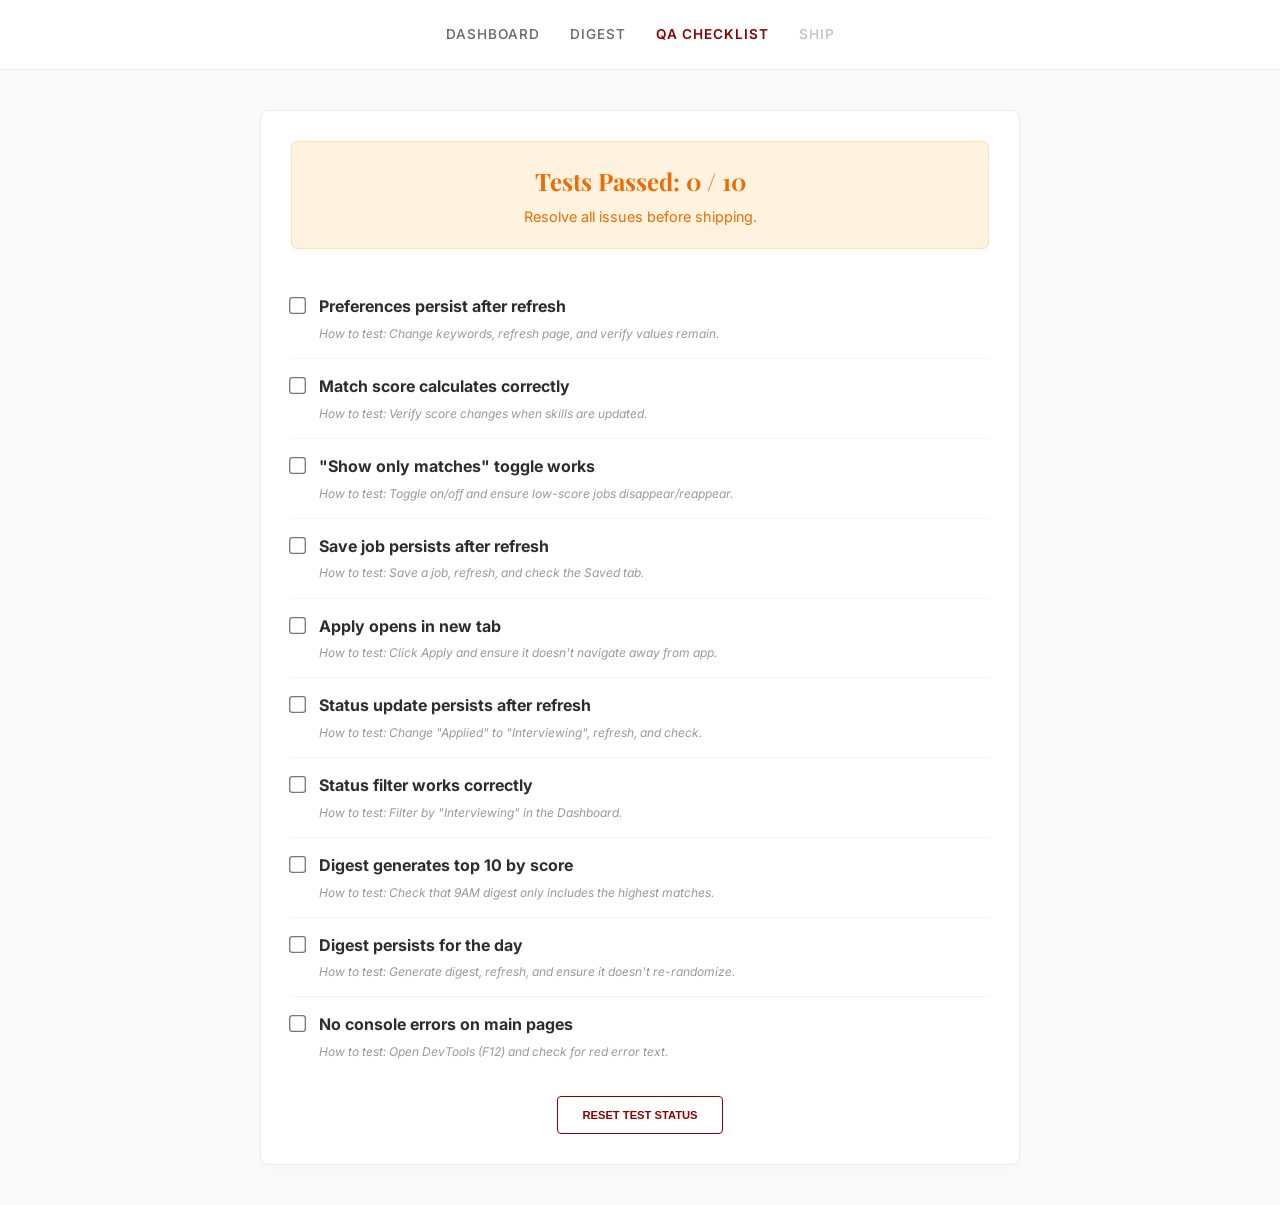
<file: 7.html>
<!DOCTYPE html>
<html lang="en">
<head>
    <meta charset="UTF-8">
    <meta name="viewport" content="width=device-width, initial-scale=1.0">
    <title>Job Tracker | QA & Testing</title>
    <link rel="preconnect" href="https://fonts.googleapis.com">
    <link rel="preconnect" href="https://fonts.gstatic.com" crossorigin>
    <link href="https://fonts.googleapis.com/css2?family=Playfair+Display:wght@600&family=Inter:wght@300;400;500;600&display=swap" rel="stylesheet">
    <style>
        :root {
            --bg-color: #FAFAFA; --accent-red: #8B0000; --text-main: #2D2D2D;
            --text-muted: #666666; --card-bg: #FFFFFF; --border-color: #EAEAEA;
            --success: #2e7d32; --warning: #ed6c02;
        }
        * { box-sizing: border-box; margin: 0; padding: 0; }
        body { font-family: 'Inter', sans-serif; background-color: var(--bg-color); color: var(--text-main); line-height: 1.6; }
        h1, h2, h3 { font-family: 'Playfair Display', serif; }
        
        nav { height: 70px; display: flex; justify-content: center; align-items: center; background: white; border-bottom: 1px solid var(--border-color); position: sticky; top: 0; z-index: 1000; }
        nav a { margin: 0 15px; text-decoration: none; color: var(--text-muted); font-size: 0.85rem; font-weight: 500; text-transform: uppercase; letter-spacing: 1px; transition: 0.3s; }
        nav a.active { color: var(--accent-red); font-weight: 600; }
        nav a.locked { opacity: 0.4; cursor: not-allowed; }

        .container { max-width: 800px; margin: 0 auto; padding: 40px 20px; }
        .view { display: none; } .view.active { display: block; }

        /* Checklist UI */
        .test-card { background: white; border: 1px solid var(--border-color); border-radius: 8px; padding: 30px; box-shadow: 0 4px 12px rgba(0,0,0,0.02); }
        .test-summary { margin-bottom: 30px; padding: 20px; border-radius: 6px; text-align: center; }
        .status-pass { background: #e8f5e9; color: var(--success); border: 1px solid #c8e6c9; }
        .status-warn { background: #fff3e0; color: var(--warning); border: 1px solid #ffe0b2; }
        
        .checklist-item { display: flex; align-items: flex-start; padding: 15px 0; border-bottom: 1px solid #f5f5f5; gap: 15px; }
        .checklist-item:last-child { border-bottom: none; }
        .checklist-item input[type="checkbox"] { transform: scale(1.3); margin-top: 5px; cursor: pointer; }
        .checklist-item label { cursor: pointer; flex-grow: 1; }
        .checklist-item .how-to { font-size: 0.75rem; color: #999; display: block; margin-top: 4px; font-style: italic; }

        .btn-group { display: flex; gap: 10px; justify-content: center; margin-top: 20px; }
        .btn { padding: 12px 24px; border-radius: 4px; cursor: pointer; font-weight: 600; font-size: 0.9rem; transition: 0.2s; border: 1px solid var(--accent-red); }
        .btn-primary { background: var(--accent-red); color: white; }
        .btn-outline { background: transparent; color: var(--accent-red); font-size: 0.7rem; text-transform: uppercase; }

        .digest-container { background: white; border: 1px solid var(--border-color); padding: 40px; }
        .digest-item { padding: 15px 0; border-bottom: 1px solid #f0f0f0; display: flex; justify-content: space-between; }
    </style>
</head>
<body>

    <nav id="top-nav">
        <a href="#dashboard" onclick="route('dashboard')">Dashboard</a>
        <a href="#digest" onclick="route('digest')">Digest</a>
        <a href="#jt/07-test" onclick="route('jt/07-test')" class="active">QA Checklist</a>
        <a href="#jt/08-ship" id="ship-link" onclick="route('jt/08-ship')" class="locked">Ship</a>
    </nav>

    <section id="jt/07-test" class="view active">
        <div class="container">
            <div class="test-card">
                <div id="test-summary-box" class="test-summary status-warn">
                    <h2 id="test-count">Tests Passed: 0 / 10</h2>
                    <p id="test-msg" style="font-size: 0.9rem; margin-top: 5px;">Resolve all issues before shipping.</p>
                </div>

                <div id="checklist-container">
                    </div>

                <div class="btn-group">
                    <button class="btn btn-outline" onclick="resetTests()">Reset Test Status</button>
                </div>
            </div>
        </div>
    </section>

    <section id="jt/08-ship" class="view">
        <div class="container" style="text-align: center;">
            <div class="test-card" style="border-top: 4px solid var(--success);">
                <h1 style="font-size: 3rem; margin-bottom: 10px;">Ready for Launch</h1>
                <p>All quality gates passed. System is stable for production.</p>
                <button class="btn btn-primary" style="margin-top: 20px;" onclick="alert('Deploying to Production...')">Finalize Deployment</button>
            </div>
        </div>
    </section>

    <section id="dashboard" class="view"><div class="container"><h2>Dashboard</h2><p>Overview of active applications.</p></div></section>
    <section id="digest" class="view"><div class="container"><h2>Daily Digest</h2><p>Your 9AM curated matches.</p></div></section>

    <script>
        const TEST_ITEMS = [
            { id: 'pref_persist', label: 'Preferences persist after refresh', hint: 'Change keywords, refresh page, and verify values remain.' },
            { id: 'score_calc', label: 'Match score calculates correctly', hint: 'Verify score changes when skills are updated.' },
            { id: 'toggle_match', label: '"Show only matches" toggle works', hint: 'Toggle on/off and ensure low-score jobs disappear/reappear.' },
            { id: 'save_persist', label: 'Save job persists after refresh', hint: 'Save a job, refresh, and check the Saved tab.' },
            { id: 'apply_tab', label: 'Apply opens in new tab', hint: 'Click Apply and ensure it doesn\'t navigate away from app.' },
            { id: 'status_persist', label: 'Status update persists after refresh', hint: 'Change "Applied" to "Interviewing", refresh, and check.' },
            { id: 'status_filter', label: 'Status filter works correctly', hint: 'Filter by "Interviewing" in the Dashboard.' },
            { id: 'digest_top10', label: 'Digest generates top 10 by score', hint: 'Check that 9AM digest only includes the highest matches.' },
            { id: 'digest_daily', label: 'Digest persists for the day', hint: 'Generate digest, refresh, and ensure it doesn\'t re-randomize.' },
            { id: 'console_clean', label: 'No console errors on main pages', hint: 'Open DevTools (F12) and check for red error text.' }
        ];

        function initChecklist() {
            const container = document.getElementById('checklist-container');
            const savedState = JSON.parse(localStorage.getItem('jt_test_results') || '{}');
            
            container.innerHTML = TEST_ITEMS.map(item => `
                <div class="checklist-item">
                    <input type="checkbox" id="${item.id}" ${savedState[item.id] ? 'checked' : ''} onchange="updateTest('${item.id}')">
                    <label for="${item.id}">
                        <strong>${item.label}</strong>
                        <span class="how-to">How to test: ${item.hint}</span>
                    </label>
                </div>
            `).join('');
            
            checkShipLock();
        }

        function updateTest(id) {
            const savedState = JSON.parse(localStorage.getItem('jt_test_results') || '{}');
            savedState[id] = document.getElementById(id).checked;
            localStorage.setItem('jt_test_results', JSON.stringify(savedState));
            checkShipLock();
        }

        function checkShipLock() {
            const savedState = JSON.parse(localStorage.getItem('jt_test_results') || '{}');
            const passedCount = Object.values(savedState).filter(Boolean).length;
            const total = TEST_ITEMS.length;

            // Update Summary UI
            const summaryBox = document.getElementById('test-summary-box');
            const countText = document.getElementById('test-count');
            const msgText = document.getElementById('test-msg');
            const shipLink = document.getElementById('ship-link');

            countText.innerText = `Tests Passed: ${passedCount} / ${total}`;
            
            if (passedCount === total) {
                summaryBox.className = 'test-summary status-pass';
                msgText.innerText = "System verified. Ready for ship.";
                shipLink.classList.remove('locked');
            } else {
                summaryBox.className = 'test-summary status-warn';
                msgText.innerText = "Resolve all issues before shipping.";
                shipLink.classList.add('locked');
            }
        }

        function resetTests() {
            if(confirm("Reset all test progress?")) {
                localStorage.removeItem('jt_test_results');
                initChecklist();
            }
        }

        function route(path) {
            if (path === 'jt/08-ship') {
                const savedState = JSON.parse(localStorage.getItem('jt_test_results') || '{}');
                const passedCount = Object.values(savedState).filter(Boolean).length;
                if (passedCount < TEST_ITEMS.length) {
                    alert("Access Denied: You must pass all 10 tests before shipping.");
                    return;
                }
            }

            document.querySelectorAll('.view').forEach(v => v.classList.remove('active'));
            document.getElementById(path).classList.add('active');
            
            document.querySelectorAll('nav a').forEach(a => a.classList.remove('active'));
            const activeLink = Array.from(document.querySelectorAll('nav a')).find(a => a.getAttribute('onclick').includes(path));
            if (activeLink) activeLink.classList.add('active');
        }

        // Initialize on load
        window.onload = initChecklist;
    </script>
</body>
</html>
</file>
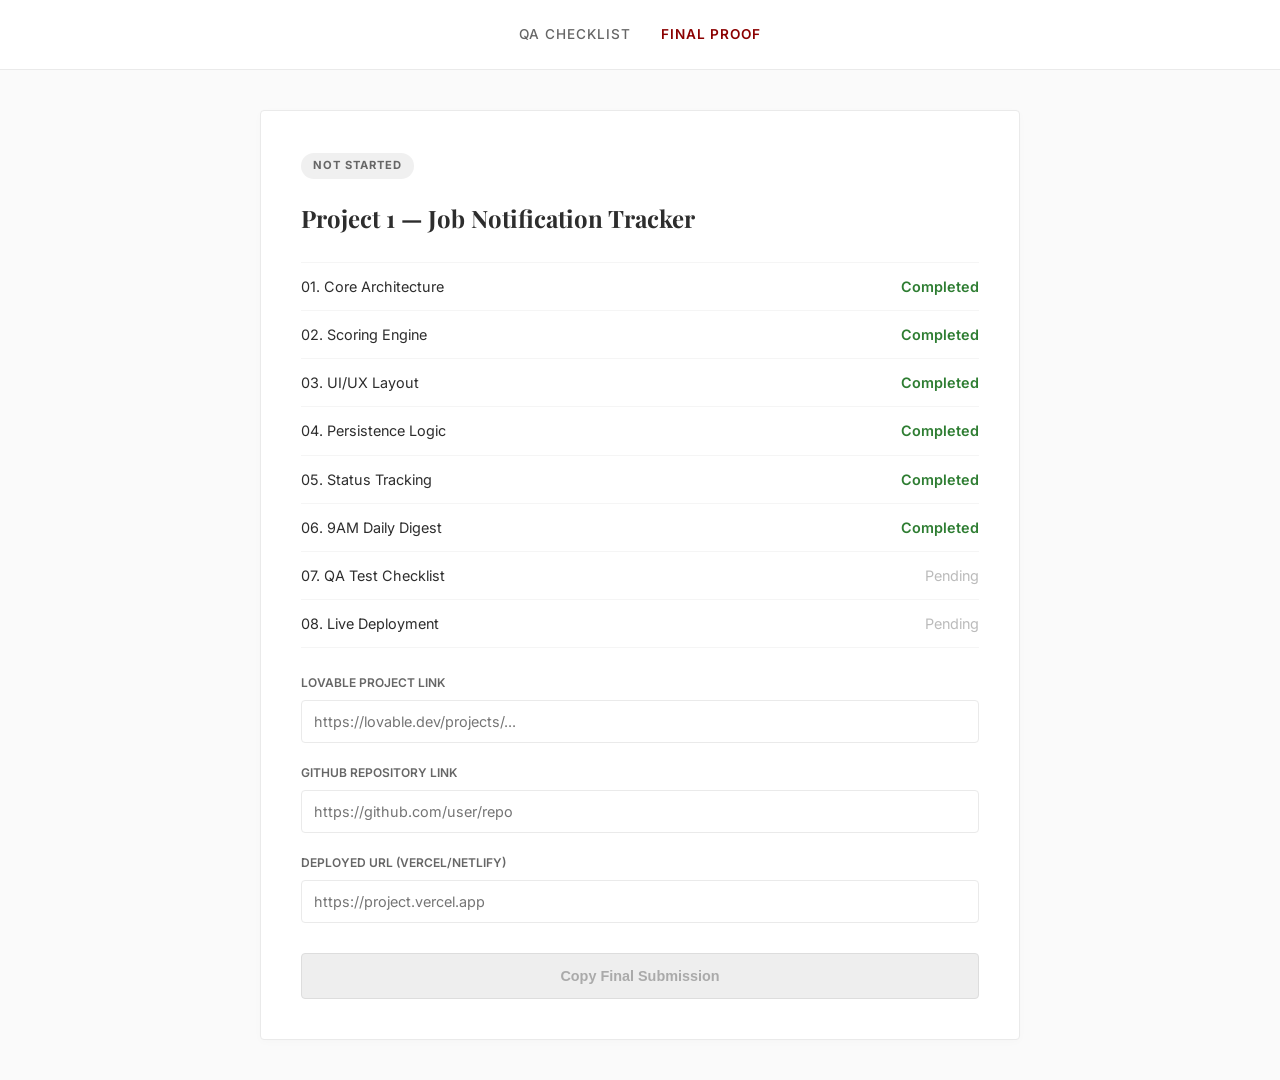
<file: 8.html>
<!DOCTYPE html>
<html lang="en">
<head>
    <meta charset="UTF-8">
    <meta name="viewport" content="width=device-width, initial-scale=1.0">
    <title>Job Tracker | Final Submission</title>
    <link rel="preconnect" href="https://fonts.googleapis.com">
    <link rel="preconnect" href="https://fonts.gstatic.com" crossorigin>
    <link href="https://fonts.googleapis.com/css2?family=Playfair+Display:wght@600&family=Inter:wght@300;400;500;600&display=swap" rel="stylesheet">
    <style>
        :root {
            --bg-color: #FAFAFA; --accent-red: #8B0000; --text-main: #2D2D2D;
            --text-muted: #666666; --card-bg: #FFFFFF; --border-color: #EAEAEA;
            --success: #2e7d32; --status-bg: #F0F0F0;
        }
        * { box-sizing: border-box; margin: 0; padding: 0; }
        body { font-family: 'Inter', sans-serif; background-color: var(--bg-color); color: var(--text-main); line-height: 1.6; }
        h1, h2, h3 { font-family: 'Playfair Display', serif; }
        
        nav { height: 70px; display: flex; justify-content: center; align-items: center; background: white; border-bottom: 1px solid var(--border-color); position: sticky; top: 0; z-index: 1000; }
        nav a { margin: 0 15px; text-decoration: none; color: var(--text-muted); font-size: 0.85rem; font-weight: 500; text-transform: uppercase; letter-spacing: 1px; transition: 0.3s; }
        nav a.active { color: var(--accent-red); font-weight: 600; }

        .container { max-width: 800px; margin: 0 auto; padding: 40px 20px; }
        .view { display: none; } .view.active { display: block; }

        /* Proof Page UI */
        .proof-card { background: white; border: 1px solid var(--border-color); padding: 40px; border-radius: 4px; box-shadow: 0 2px 8px rgba(0,0,0,0.02); }
        .status-badge { display: inline-block; padding: 4px 12px; border-radius: 20px; font-size: 0.7rem; font-weight: 700; text-transform: uppercase; letter-spacing: 1px; background: var(--status-bg); color: var(--text-muted); margin-bottom: 20px; }
        .status-shipped { background: #e8f5e9; color: var(--success); }
        
        .step-list { margin: 25px 0; border-top: 1px solid #F5F5F5; }
        .step-row { display: flex; justify-content: space-between; padding: 12px 0; border-bottom: 1px solid #F5F5F5; font-size: 0.9rem; }
        .step-row span.done { color: var(--success); font-weight: 600; }
        .step-row span.pending { color: #BBB; }

        .input-group { margin-bottom: 20px; }
        .input-group label { display: block; font-size: 0.75rem; font-weight: 600; text-transform: uppercase; margin-bottom: 8px; color: var(--text-muted); }
        .input-group input { width: 100%; padding: 12px; border: 1px solid var(--border-color); border-radius: 4px; font-family: inherit; font-size: 0.9rem; transition: 0.2s; }
        .input-group input:focus { outline: none; border-color: var(--accent-red); }

        .btn { padding: 14px 28px; border-radius: 4px; cursor: pointer; font-weight: 600; font-size: 0.9rem; transition: 0.2s; border: 1px solid var(--accent-red); width: 100%; margin-top: 10px; }
        .btn-primary { background: var(--accent-red); color: white; }
        .btn-disabled { background: #EEE; border-color: #DDD; color: #AAA; cursor: not-allowed; }
        
        .confirmation-msg { margin-top: 20px; color: var(--success); font-size: 0.85rem; text-align: center; font-weight: 500; }
    </style>
</head>
<body>

    <nav id="top-nav">
        <a href="#jt/07-test" onclick="route('jt/07-test')">QA Checklist</a>
        <a href="#jt/proof" onclick="route('jt/proof')" class="active">Final Proof</a>
    </nav>

    <section id="jt/proof" class="view active">
        <div class="container">
            <div class="proof-card">
                <div id="ship-status" class="status-badge">Not Started</div>
                <h2>Project 1 — Job Notification Tracker</h2>
                
                <div class="step-list">
                    <div class="step-row"><span>01. Core Architecture</span><span class="done">Completed</span></div>
                    <div class="step-row"><span>02. Scoring Engine</span><span class="done">Completed</span></div>
                    <div class="step-row"><span>03. UI/UX Layout</span><span class="done">Completed</span></div>
                    <div class="step-row"><span>04. Persistence Logic</span><span class="done">Completed</span></div>
                    <div class="step-row"><span>05. Status Tracking</span><span class="done">Completed</span></div>
                    <div class="step-row"><span>06. 9AM Daily Digest</span><span class="done">Completed</span></div>
                    <div class="step-row"><span>07. QA Test Checklist</span><span id="qa-status">Pending</span></div>
                    <div class="step-row"><span>08. Live Deployment</span><span id="deploy-status">Pending</span></div>
                </div>

                <div class="input-group">
                    <label>Lovable Project Link</label>
                    <input type="url" id="link-lovable" placeholder="https://lovable.dev/projects/..." oninput="validateProof()">
                </div>
                <div class="input-group">
                    <label>GitHub Repository Link</label>
                    <input type="url" id="link-github" placeholder="https://github.com/user/repo" oninput="validateProof()">
                </div>
                <div class="input-group">
                    <label>Deployed URL (Vercel/Netlify)</label>
                    <input type="url" id="link-live" placeholder="https://project.vercel.app" oninput="validateProof()">
                </div>

                <button id="submit-btn" class="btn btn-disabled" onclick="copySubmission()" disabled>Copy Final Submission</button>
                <div id="ship-msg" class="confirmation-msg" style="display:none;">Project 1 Shipped Successfully.</div>
            </div>
        </div>
    </section>

    <section id="jt/07-test" class="view"><div class="container"><h2>QA Checklist</h2><p>Return to Proof once tests pass.</p></div></section>

    <script>
        const REQUIRED_LINKS = ['link-lovable', 'link-github', 'link-live'];

        function validateProof() {
            const savedTests = JSON.parse(localStorage.getItem('jt_test_results') || '{}');
            const testsPassed = Object.values(savedTests).filter(Boolean).length === 10;
            
            // Update QA status text
            document.getElementById('qa-status').innerText = testsPassed ? 'Completed' : 'Pending';
            document.getElementById('qa-status').className = testsPassed ? 'done' : 'pending';

            // Check Links
            let linksValid = true;
            const linkData = {};
            
            REQUIRED_LINKS.forEach(id => {
                const val = document.getElementById(id).value;
                linkData[id] = val;
                if (!val.startsWith('http') || val.length < 10) linksValid = false;
            });

            // Save links to localStorage
            localStorage.setItem('jt_proof_links', JSON.stringify(linkData));

            // Update Deployment status text
            document.getElementById('deploy-status').innerText = linksValid ? 'Completed' : 'Pending';
            document.getElementById('deploy-status').className = linksValid ? 'done' : 'pending';

            // Final Validation
            const btn = document.getElementById('submit-btn');
            const badge = document.getElementById('ship-status');
            const msg = document.getElementById('ship-msg');

            if (testsPassed && linksValid) {
                btn.className = 'btn btn-primary';
                btn.disabled = false;
                badge.innerText = 'Shipped';
                badge.className = 'status-badge status-shipped';
                msg.style.display = 'block';
            } else {
                btn.className = 'btn btn-disabled';
                btn.disabled = true;
                badge.innerText = linksValid || testsPassed ? 'In Progress' : 'Not Started';
                badge.className = 'status-badge';
                msg.style.display = 'none';
            }
        }

        function copySubmission() {
            const links = JSON.parse(localStorage.getItem('jt_proof_links'));
            const text = `------------------------------------------
Job Notification Tracker — Final Submission

Lovable Project:
${links['link-lovable']}

GitHub Repository:
${links['link-github']}

Live Deployment:
${links['link-live']}

Core Features:
- Intelligent match scoring
- Daily digest simulation
- Status tracking
- Test checklist enforced
------------------------------------------`;
            
            navigator.clipboard.writeText(text);
            alert("Submission formatted and copied to clipboard.");
        }

        function route(path) {
            document.querySelectorAll('.view').forEach(v => v.classList.remove('active'));
            document.getElementById(path).classList.add('active');
            document.querySelectorAll('nav a').forEach(a => a.classList.remove('active'));
            event.target.classList.add('active');
            if(path === 'jt/proof') validateProof();
        }

        // Load saved links on startup
        window.onload = () => {
            const savedLinks = JSON.parse(localStorage.getItem('jt_proof_links') || '{}');
            Object.keys(savedLinks).forEach(id => {
                if(document.getElementById(id)) document.getElementById(id).value = savedLinks[id];
            });
            validateProof();
        };
    </script>
</body>
</html>
</file>
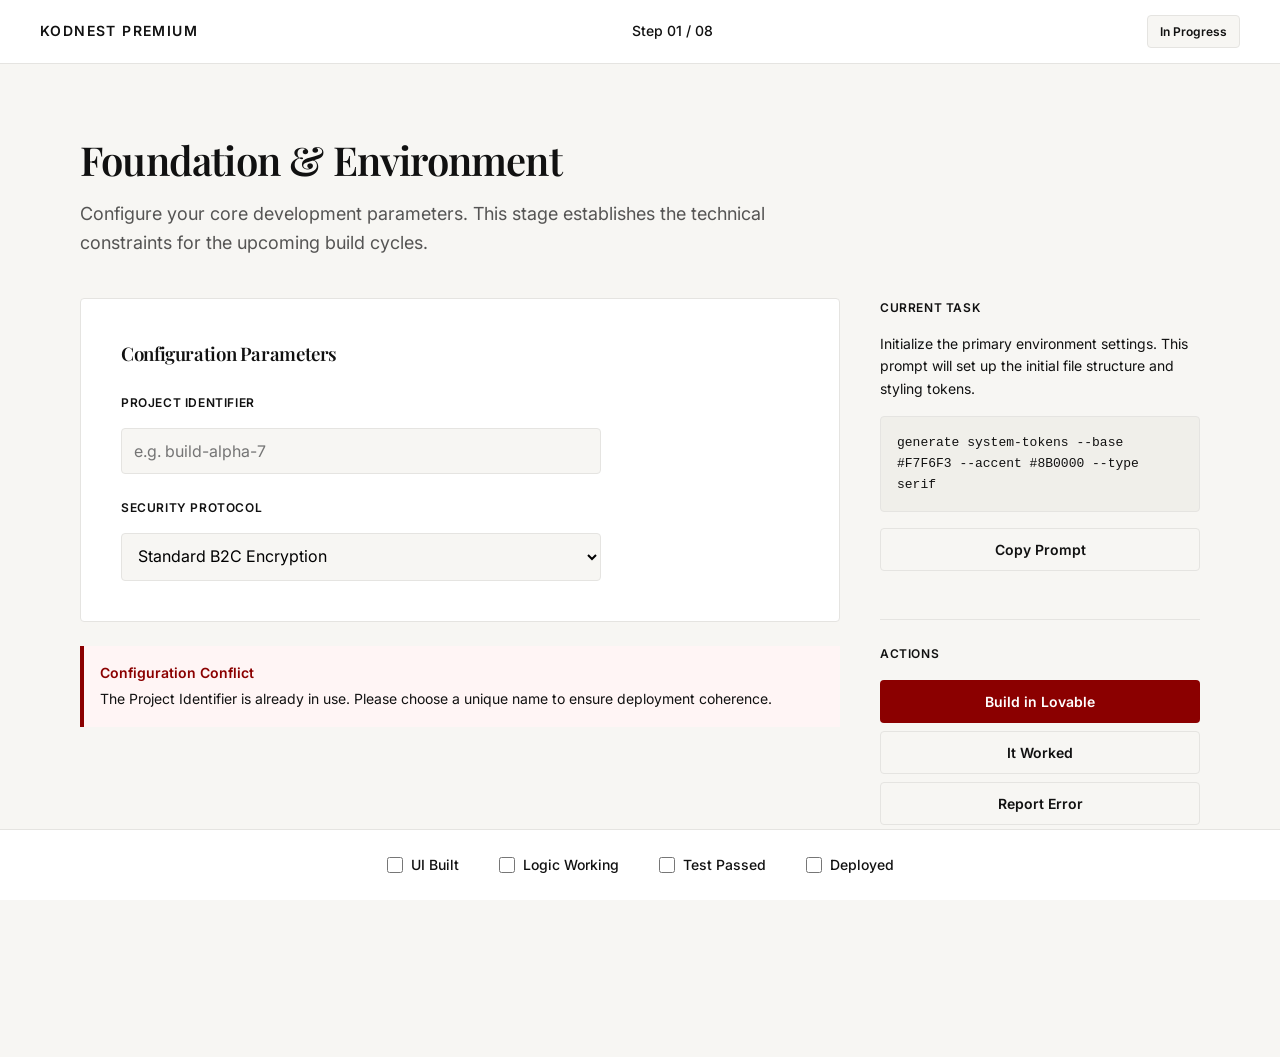
<file: intro.html>
<!DOCTYPE html>
<html lang="en">
<head>
    <meta charset="UTF-8">
    <meta name="viewport" content="width=device-width, initial-scale=1.0">
    <title>KodNest Premium Build System</title>
    <link rel="preconnect" href="https://fonts.googleapis.com">
    <link rel="preconnect" href="https://fonts.gstatic.com" crossorigin>
    <link href="https://fonts.googleapis.com/css2?family=Playfair+Display:wght@600&family=Inter:wght@400;500;600&display=swap" rel="stylesheet">
    <style>
        :root {
            /* COLOR SYSTEM */
            --bg-color: #F7F6F3;
            --text-primary: #111111;
            --accent: #8B0000;
            --success: #4A6741; /* Muted Green */
            --warning: #B38600; /* Muted Amber */
            --border: #E5E4E1;
            --card-bg: #FFFFFF;
            
            /* SPACING SYSTEM */
            --space-8: 8px;
            --space-16: 16px;
            --space-24: 24px;
            --space-40: 40px;
            --space-64: 64px;

            /* TRANSITIONS */
            --transition: 200ms ease-in-out;
        }

        * {
            box-sizing: border-box;
            margin: 0;
            padding: 0;
        }

        body {
            font-family: 'Inter', sans-serif;
            background-color: var(--bg-color);
            color: var(--text-primary);
            line-height: 1.6;
            -webkit-font-smoothing: antialiased;
        }

        h1, h2, h3 {
            font-family: 'Playfair Display', serif;
            font-weight: 600;
            letter-spacing: -0.02em;
        }

        /* GLOBAL LAYOUT STRUCTURE */
        
        /* 1. TOP BAR */
        .top-bar {
            height: 64px;
            background: var(--card-bg);
            border-bottom: 1px solid var(--border);
            display: flex;
            justify-content: space-between;
            align-items: center;
            padding: 0 var(--space-40);
            position: sticky;
            top: 0;
            z-index: 100;
        }

        .project-name {
            font-weight: 600;
            font-size: 14px;
            text-transform: uppercase;
            letter-spacing: 0.1em;
        }

        .progress-indicator {
            font-size: 14px;
            color: var(--text-primary);
            font-weight: 500;
        }

        .status-badge {
            font-size: 12px;
            font-weight: 600;
            padding: 6px 12px;
            background: var(--bg-color);
            border: 1px solid var(--border);
            border-radius: 4px;
        }

        /* 2. CONTEXT HEADER */
        .context-header {
            max-width: 1200px;
            margin: var(--space-64) auto var(--space-40);
            padding: 0 var(--space-40);
        }

        .context-header h1 {
            font-size: 40px;
            margin-bottom: var(--space-8);
        }

        .context-header p {
            color: var(--text-primary);
            opacity: 0.7;
            font-size: 18px;
            max-width: 720px;
        }

        /* 3. PRIMARY WORKSPACE + SECONDARY PANEL */
        .main-layout {
            max-width: 1200px;
            margin: 0 auto var(--space-64);
            padding: 0 var(--space-40);
            display: grid;
            grid-template-columns: 1fr 320px;
            gap: var(--space-40);
            padding-bottom: 120px; /* Space for footer */
        }

        /* WORKSPACE COMPONENTS */
        .card {
            background: var(--card-bg);
            border: 1px solid var(--border);
            padding: var(--space-40);
            border-radius: 4px;
            margin-bottom: var(--space-24);
        }

        /* SECONDARY PANEL */
        .panel-section {
            margin-bottom: var(--space-40);
        }

        .panel-label {
            font-size: 12px;
            font-weight: 600;
            text-transform: uppercase;
            letter-spacing: 0.05em;
            margin-bottom: var(--space-16);
            display: block;
        }

        .prompt-box {
            background: #F0EFEA;
            border: 1px solid var(--border);
            padding: var(--space-16);
            font-family: monospace;
            font-size: 13px;
            border-radius: 4px;
            margin-bottom: var(--space-16);
        }

        /* BUTTONS */
        .btn {
            display: inline-flex;
            align-items: center;
            justify-content: center;
            padding: 12px 24px;
            font-size: 14px;
            font-weight: 600;
            border-radius: 4px;
            cursor: pointer;
            transition: var(--transition);
            width: 100%;
            margin-bottom: var(--space-8);
            border: 1px solid transparent;
            text-decoration: none;
            font-family: 'Inter', sans-serif;
        }

        .btn-primary {
            background: var(--accent);
            color: #FFFFFF;
        }

        .btn-primary:hover {
            opacity: 0.9;
        }

        .btn-secondary {
            background: transparent;
            border-color: var(--border);
            color: var(--text-primary);
        }

        .btn-secondary:hover {
            background: var(--bg-color);
        }

        /* 4. PROOF FOOTER */
        .proof-footer {
            position: fixed;
            bottom: 0;
            left: 0;
            right: 0;
            background: var(--card-bg);
            border-top: 1px solid var(--border);
            padding: var(--space-24) var(--space-40);
            display: flex;
            justify-content: center;
            align-items: center;
            gap: var(--space-40);
            z-index: 100;
        }

        .proof-item {
            display: flex;
            align-items: center;
            gap: var(--space-8);
            font-size: 14px;
            font-weight: 500;
        }

        .proof-item input[type="checkbox"] {
            accent-color: var(--accent);
            width: 16px;
            height: 16px;
        }

        /* FORM INPUTS */
        .input-field {
            width: 100%;
            padding: 12px;
            border: 1px solid var(--border);
            border-radius: 4px;
            font-family: 'Inter', sans-serif;
            font-size: 16px;
            transition: var(--transition);
            background: var(--bg-color);
        }

        .input-field:focus {
            outline: none;
            border-color: var(--accent);
            background: var(--card-bg);
        }

        /* ERROR STATE */
        .error-container {
            border-left: 4px solid var(--accent);
            padding: var(--space-16);
            background: #FFF5F5;
            margin: var(--space-24) 0;
        }

    </style>
</head>
<body>

    <nav class="top-bar">
        <div class="project-name">KodNest Premium</div>
        <div class="progress-indicator">Step 01 / 08</div>
        <div class="status-badge">In Progress</div>
    </nav>

    <header class="context-header">
        <h1>Foundation & Environment</h1>
        <p>Configure your core development parameters. This stage establishes the technical constraints for the upcoming build cycles.</p>
    </header>

    <main class="main-layout">
        <section class="workspace">
            <div class="card">
                <h3 style="margin-bottom: var(--space-24);">Configuration Parameters</h3>
                <div style="max-width: 480px;">
                    <div style="margin-bottom: var(--space-24);">
                        <label class="panel-label">Project Identifier</label>
                        <input type="text" class="input-field" placeholder="e.g. build-alpha-7">
                    </div>
                    <div>
                        <label class="panel-label">Security Protocol</label>
                        <select class="input-field">
                            <option>Standard B2C Encryption</option>
                            <option>Advanced Enterprise Isolation</option>
                        </select>
                    </div>
                </div>
            </div>

            <div class="error-container">
                <p style="font-weight: 600; color: var(--accent); font-size: 14px; margin-bottom: 4px;">Configuration Conflict</p>
                <p style="font-size: 14px;">The Project Identifier is already in use. Please choose a unique name to ensure deployment coherence.</p>
            </div>
        </section>

        <aside class="side-panel">
            <div class="panel-section">
                <label class="panel-label">Current Task</label>
                <p style="font-size: 14px; margin-bottom: var(--space-16);">Initialize the primary environment settings. This prompt will set up the initial file structure and styling tokens.</p>
                <div class="prompt-box">
                    generate system-tokens --base #F7F6F3 --accent #8B0000 --type serif
                </div>
                <button class="btn btn-secondary">Copy Prompt</button>
            </div>

            <div class="panel-section" style="border-top: 1px solid var(--border); padding-top: var(--space-24);">
                <label class="panel-label">Actions</label>
                <button class="btn btn-primary">Build in Lovable</button>
                <button class="btn btn-secondary">It Worked</button>
                <button class="btn btn-secondary">Report Error</button>
            </div>
        </aside>
    </main>

    <footer class="proof-footer">
        <div class="proof-item">
            <input type="checkbox" id="ui-built">
            <label for="ui-built">UI Built</label>
        </div>
        <div class="proof-item">
            <input type="checkbox" id="logic-working">
            <label for="logic-working">Logic Working</label>
        </div>
        <div class="proof-item">
            <input type="checkbox" id="test-passed">
            <label for="test-passed">Test Passed</label>
        </div>
        <div class="proof-item">
            <input type="checkbox" id="deployed">
            <label for="deployed">Deployed</label>
        </div>
    </footer>

</body>
</html>
</file>
